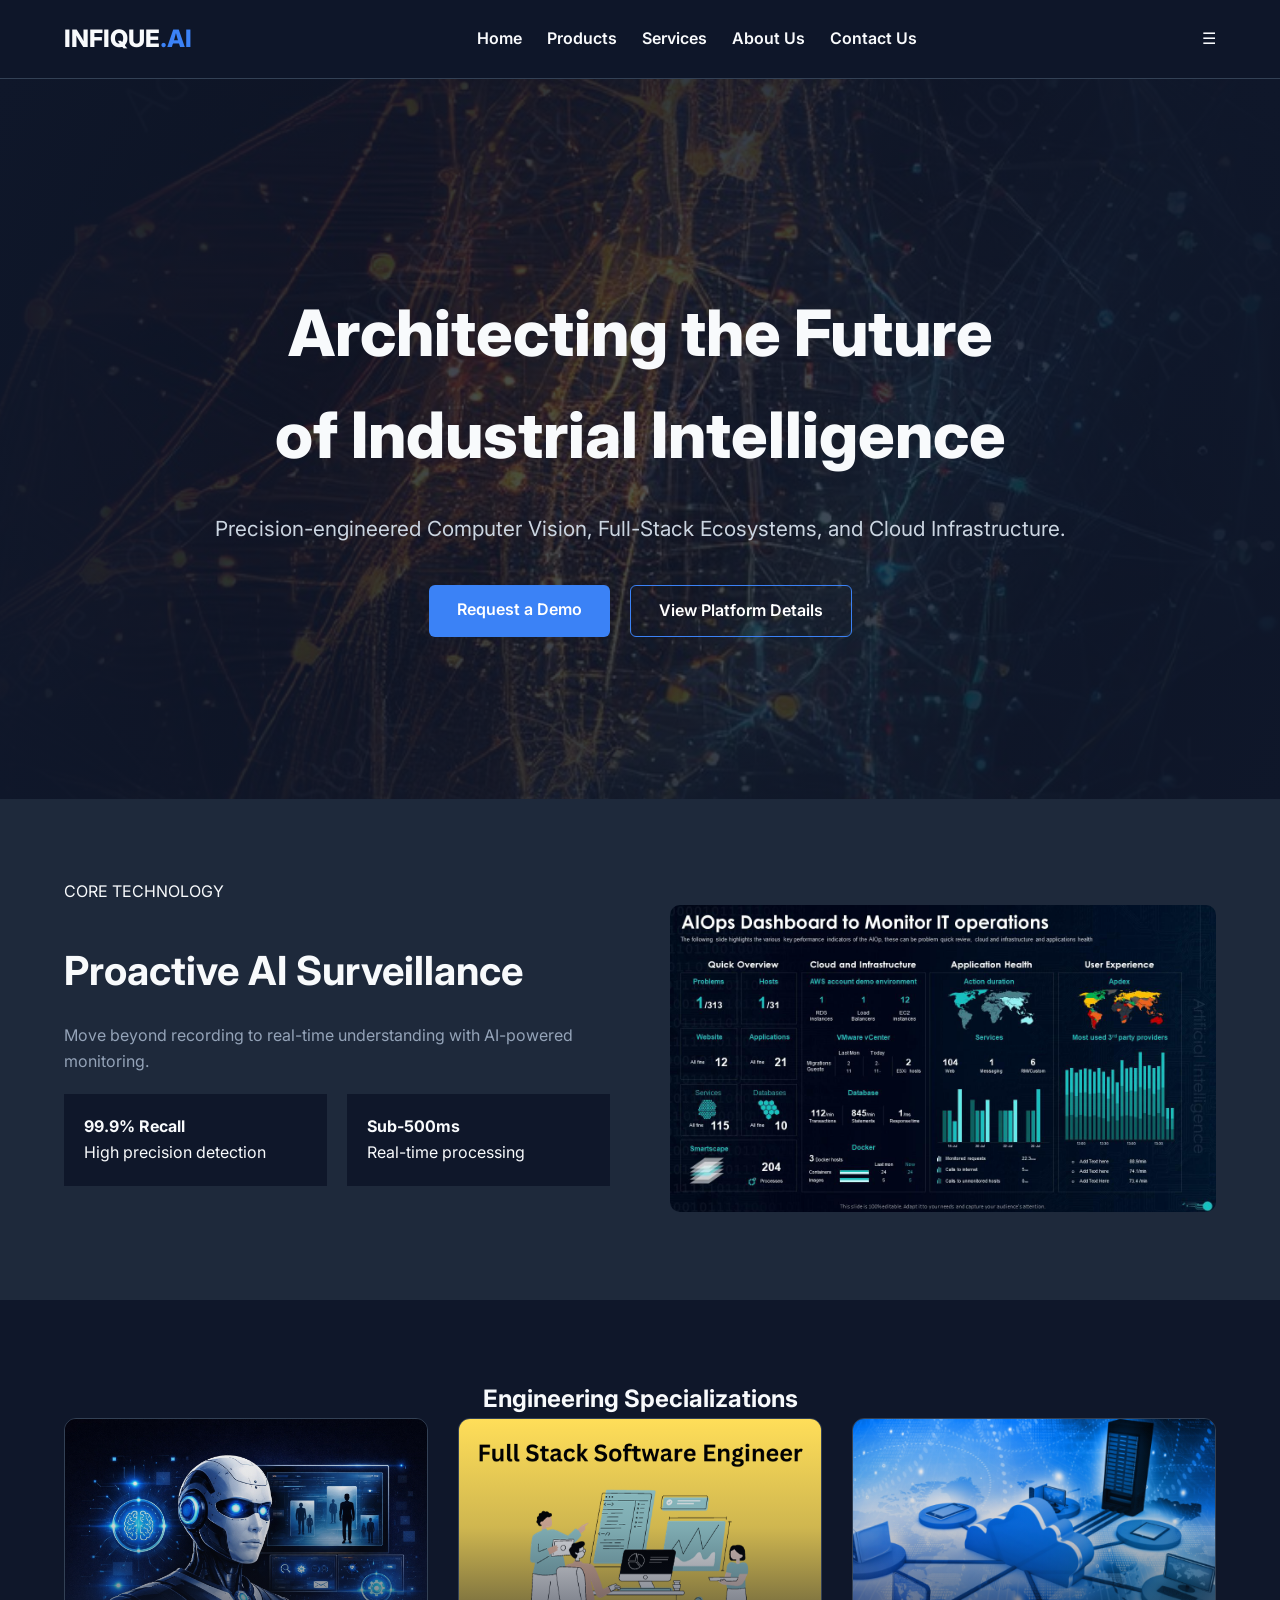
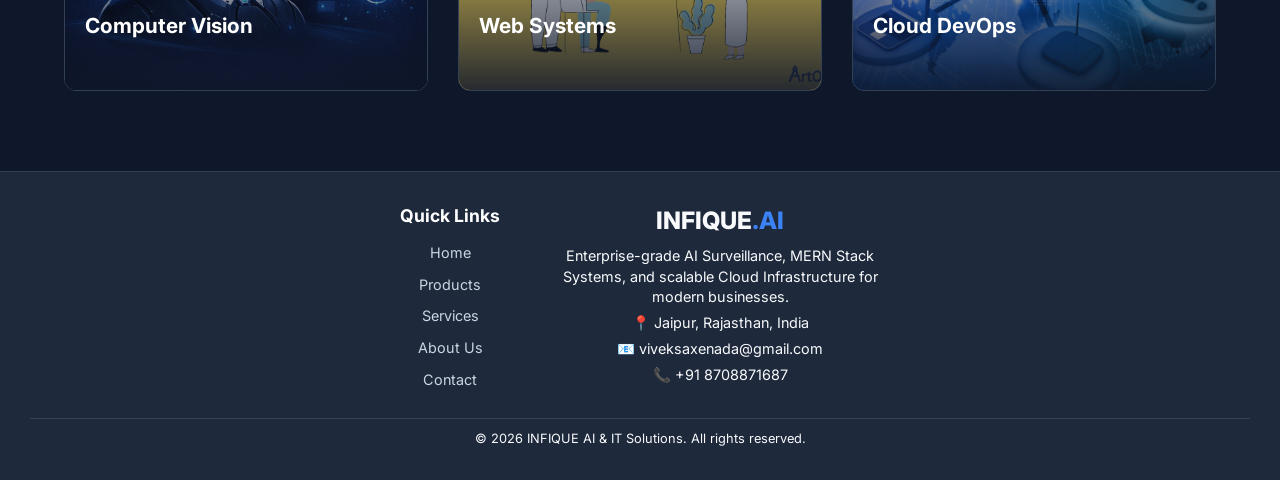
<file: index.html>
<!DOCTYPE html>
<html lang="en">
<head>
<meta charset="UTF-8">
<meta name="viewport" content="width=device-width, initial-scale=1.0">

<title>INFIQUE AI | Enterprise AI Surveillance & Engineering</title>

<link rel="stylesheet" href="style.css">

<style>
@keyframes panBackground {
  0% { background-position: 0% 50%; }
  50% { background-position: 100% 50%; }
  100% { background-position: 0% 50%; }
}

.animated-hero-section {
  position: relative;
  padding: 120px 5% 80px;
  text-align: center;
  overflow: hidden;
  min-height: 80vh;
  display: flex;
  flex-direction: column;
  justify-content: center;
  align-items: center;
}

.animated-hero-section::before {
  content: "";
  position: absolute;
  inset: 0;
  z-index: -2;
  background-image: url('images/back.jpg');
  background-size: 130%;
  background-repeat: no-repeat;
  animation: panBackground 30s linear infinite;
}

.animated-hero-section::after {
  content: "";
  position: absolute;
  inset: 0;
  z-index: -1;
  background: radial-gradient(circle, rgba(15,23,42,0.7), #0f172a);
}

/* HERO */
.hero-title {
  font-size: 4rem;
  font-weight: 800;
  margin-bottom: 25px;
}

.hero-subtext {
  max-width: 900px;
  font-size: 1.3rem;
  margin-bottom: 40px;
  color: #cbd5e1;
}

.hero-buttons {
  display: flex;
  gap: 20px;
  flex-wrap: wrap;
  justify-content: center;
}

.secondary-btn {
  background: transparent;
  border: 1px solid #3b82f6;
}

/* GRID */
.product-feature-grid {
  display: grid;
  grid-template-columns: 1fr 1fr;
  gap: 60px;
  align-items: center;
}

/* MOBILE */
@media (max-width: 768px) {

  .hero-title { font-size: 2.2rem; }

  .hero-subtext {
    font-size: 1rem;
    padding: 0 10px;
  }

  .hero-buttons {
    flex-direction: column;
    align-items: center;
  }

  .btn { width: 90%; }

  .product-feature-grid {
    grid-template-columns: 1fr;
  }

  section {
    padding: 50px 5% !important;
  }

  nav {
    flex-direction: column;
  }

  .nav-links {
    flex-direction: column;
    align-items: center;
  }
}
</style>
</head>

<body>

<header>
    <nav class="navbar">
        <a href="index.html" class="logo">INFIQUE<span>.AI</span></a>

        <ul class="nav-links" id="navLinks">
            <li><a href="index.html">Home</a></li>
            <li><a href="products.html">Products</a></li>
            <li><a href="services.html">Services</a></li>
            <li><a href="about.html">About Us</a></li>
            <li><a href="contact.html">Contact Us</a></li>
        </ul>

        <!-- Hamburger -->
        <div class="hamburger" id="hamburger">
            ☰
        </div>
    </nav>
</header>

<main>

<!-- HERO -->
<section class="animated-hero-section">
<h1 class="hero-title">
Architecting the Future <br> of Industrial Intelligence
</h1>

<p class="hero-subtext">
Precision-engineered Computer Vision, Full-Stack Ecosystems, and Cloud Infrastructure.
</p>

<div class="hero-buttons">
<a href="contact.html" class="btn">Request a Demo</a>
<a href="products.html" class="btn secondary-btn">View Platform Details</a>
</div>
</section>

<!-- CORE TECHNOLOGY -->
<section style="padding:80px 5%; background:#1e293b;">
<div class="featured-badge" style="margin:auto;">CORE TECHNOLOGY</div>

<div class="product-feature-grid">

<div>
<h2 style="font-size:2.5rem;">Proactive AI Surveillance</h2>
<p style="margin:20px 0; color:#94a3b8;">
Move beyond recording to real-time understanding with AI-powered monitoring.
</p>

<div style="display:grid; grid-template-columns:1fr 1fr; gap:20px;">
<div style="padding:20px; background:#0f172a;">
<h4>99.9% Recall</h4>
<p>High precision detection</p>
</div>

<div style="padding:20px; background:#0f172a;">
<h4>Sub-500ms</h4>
<p>Real-time processing</p>
</div>
</div>

</div>

<div>
<img src="images/ai analysis.jpeg" style="width:100%; border-radius:10px;">
</div>

</div>
</section>

<!-- ENGINEERING -->
<section style="padding:80px 5%;">
<h2 style="text-align:center;">Engineering Specializations</h2>

<div class="home-engineering-grid">

<div class="home-image-card">
<img src="images/ai3.jpeg">
<div class="home-card-overlay">
<h3>Computer Vision</h3>
<p>AI-based monitoring systems</p>
</div>
</div>

<div class="home-image-card">
<img src="images/fs.png">
<div class="home-card-overlay">
<h3>Web Systems</h3>
<p>MERN scalable apps</p>
</div>
</div>

<div class="home-image-card">
<img src="images/cloud.png">
<div class="home-card-overlay">
<h3>Cloud DevOps</h3>
<p>AWS automation pipelines</p>
</div>
</div>

</div>
</section>

</main>

<!-- FOOTER -->
<footer class="site-footer">

  <div class="footer-container">

    <!-- LEFT SIDE -->
    <div class="footer-left">
      <h3>Quick Links</h3>
      <ul>
        <li><a href="index.html">Home</a></li>
        <li><a href="products.html">Products</a></li>
        <li><a href="services.html">Services</a></li>
        <li><a href="about.html">About Us</a></li>
        <li><a href="contact.html">Contact</a></li>
      </ul>
    </div>

    <!-- RIGHT SIDE -->
    <div class="footer-right">
      <a href="index.html" class="logo">INFIQUE<span>.AI</span></a>

      <p>
        Enterprise-grade AI Surveillance, MERN Stack Systems, 
        and scalable Cloud Infrastructure for modern businesses.
      </p>

      <p>📍 Jaipur, Rajasthan, India</p>
      <p>📧 viveksaxenada@gmail.com</p>
      <p>📞 +91 8708871687</p>
    </div>

  </div>

  <div class="footer-bottom">
    <p>© 2026 INFIQUE AI & IT Solutions. All rights reserved.</p>
  </div>

</footer>


<script>
const hamburger = document.getElementById("hamburger");
const navLinks = document.getElementById("navLinks");

// Toggle menu
hamburger.addEventListener("click", () => {
    navLinks.classList.toggle("active");
});

// Close menu when clicking outside
document.addEventListener("click", (e) => {
    if (!hamburger.contains(e.target) && !navLinks.contains(e.target)) {
        navLinks.classList.remove("active");
    }
});
</script>
</body>
</html>
</file>
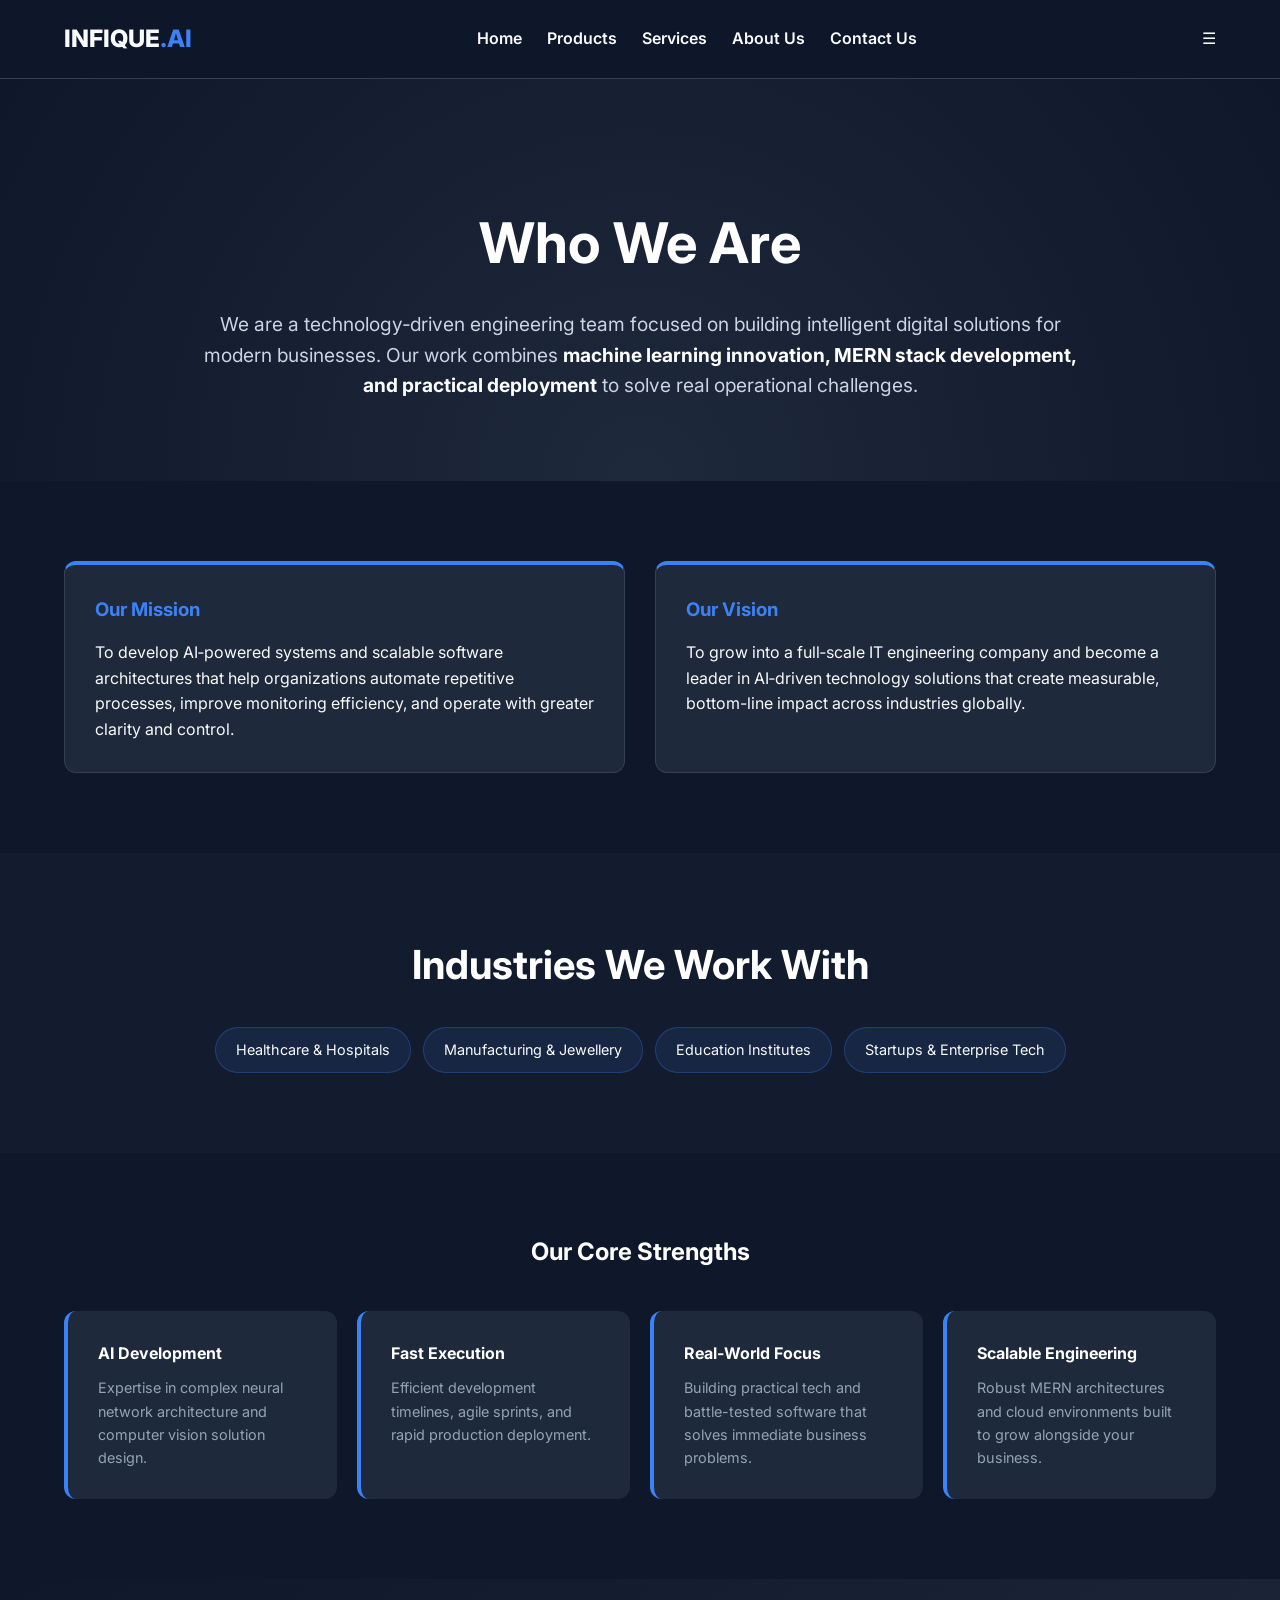
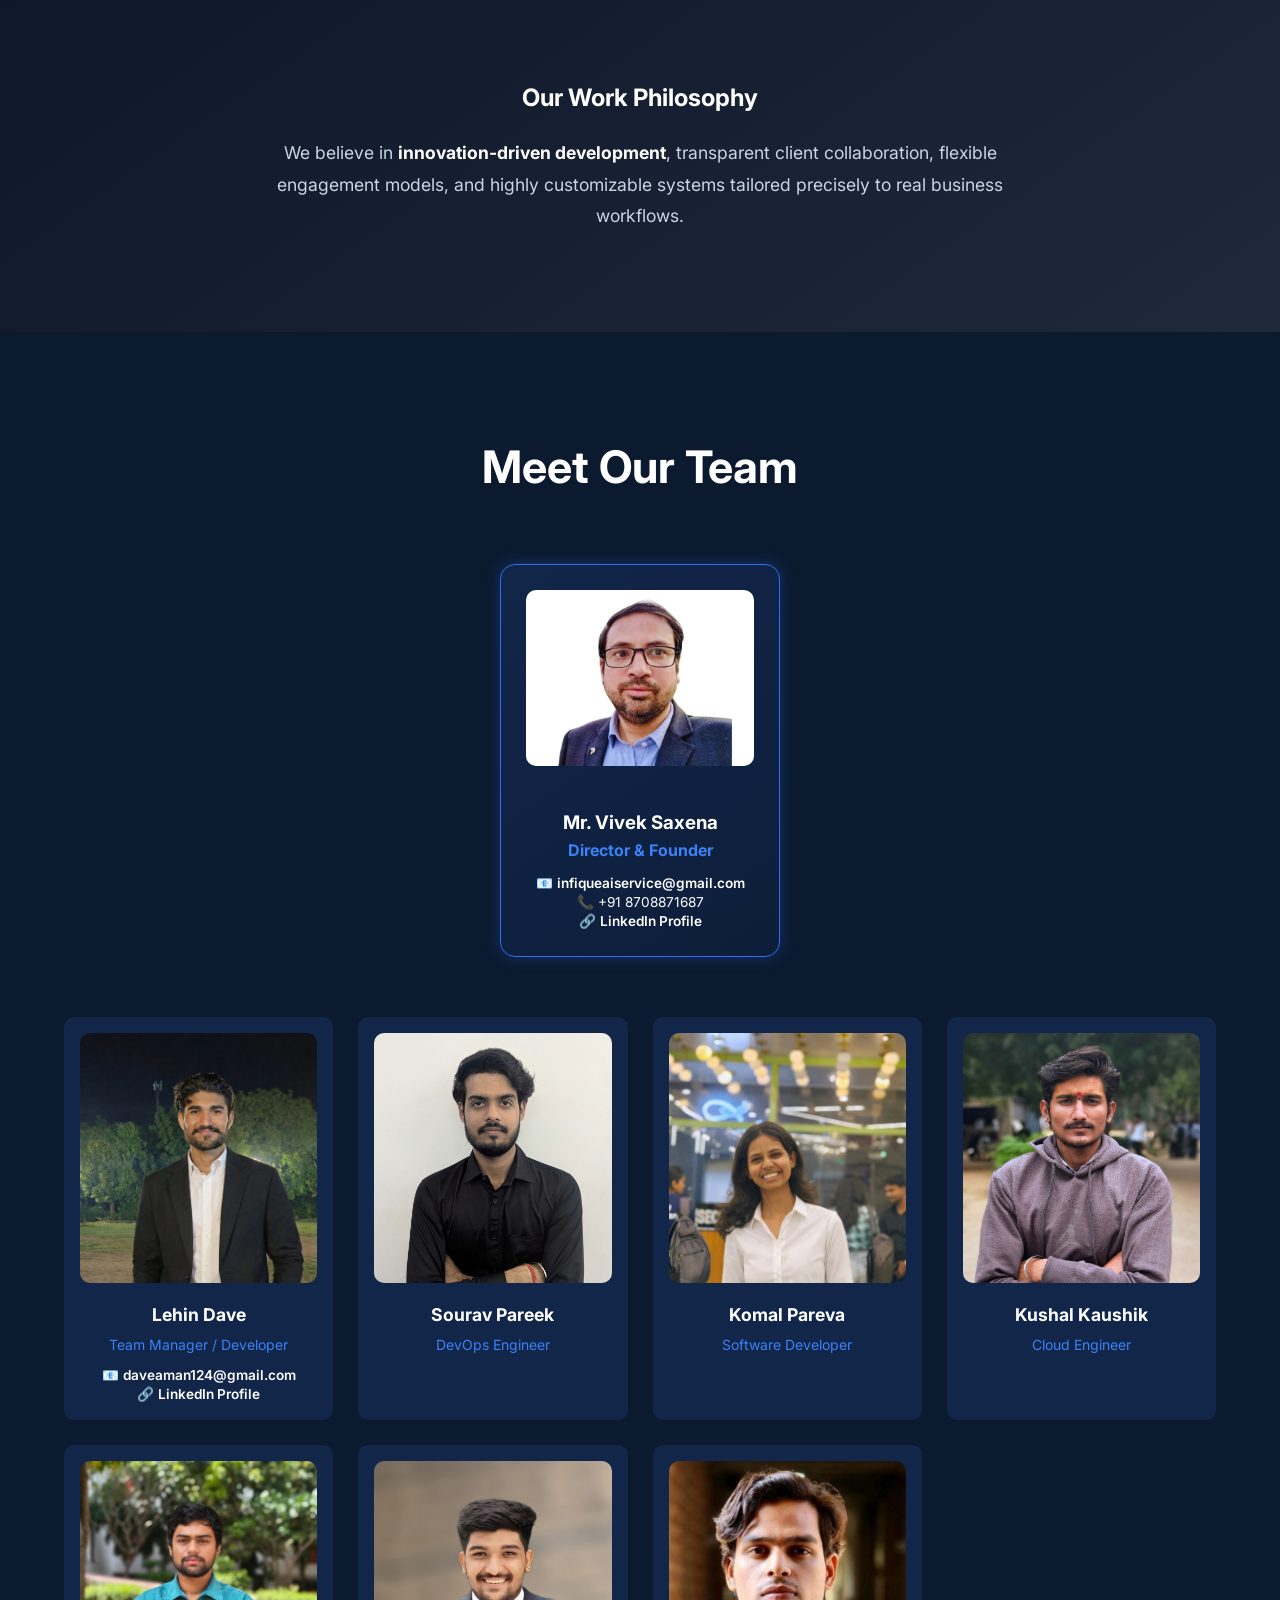
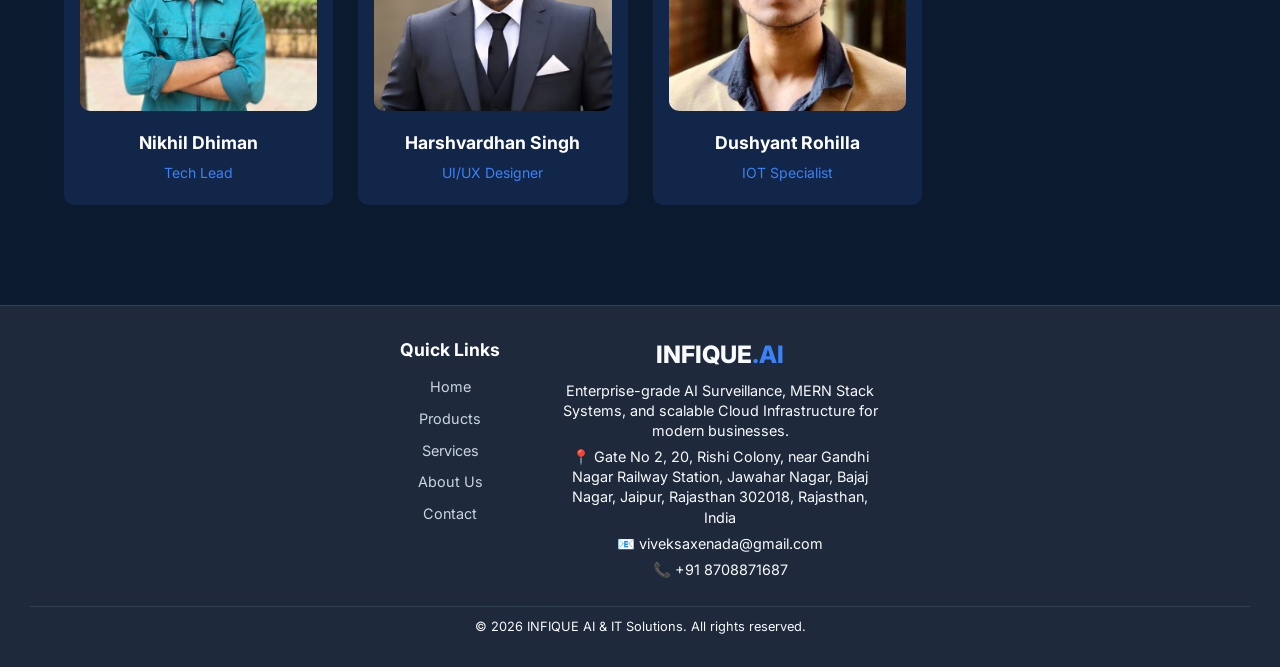
<file: about.html>
<!DOCTYPE html>
<html lang="en">
<head>
    <meta charset="UTF-8">
    <meta name="viewport" content="width=device-width, initial-scale=1.0">
    <title>About Us | INFIQUE AI Engineering Team</title>
    <meta name="description" content="Meet the technology-driven engineering team at INFIQUE AI. We specialize in AI innovation, fast execution, and practical software solutions.">
    <link rel="stylesheet" href="style.css">
    <style>
        .about-hero {
            text-align: center;
            padding: 120px 5% 80px;
            background: radial-gradient(circle at bottom, #1e293b 0%, #0f172a 100%);
        }
        .stats-grid {
            display: grid;
            grid-template-columns: repeat(auto-fit, minmax(220px, 1fr));
            gap: 20px;
            margin-top: 40px;
        }
        .stat-item {
            padding: 30px;
            background: var(--bg-card);
            border-radius: 12px;
            border-left: 4px solid var(--accent);
            transition: transform 0.3s ease;
        }
        .stat-item:hover { transform: translateY(-5px); }
        .industry-container {
            display: flex;
            flex-wrap: wrap;
            justify-content: center;
            gap: 12px;
            margin-top: 30px;
        }
        .industry-tag {
            padding: 10px 20px;
            background: rgba(59, 130, 246, 0.1);
            border: 1px solid rgba(59, 130, 246, 0.3);
            border-radius: 30px;
            font-size: 0.9rem;
            color: var(--text-main);
            transition: 0.3s;
        }
        .industry-tag:hover {
            background: var(--accent);
            border-color: var(--accent);
        }
        .team-contact-info {
            font-size: 0.85rem;
            color: var(--text-muted);
            margin-top: 10px;
            line-height: 1.4;
        }
        .social-link {
            color: white;
            text-decoration: none;
            font-weight: 600;
        }
        .social-link:hover {
            color: var(--accent);
            text-decoration: underline;
        }
    </style>
</head>
<body>
    <header>
    <nav>
        <a href="index.html" class="logo">INFIQUE<span>.AI</span></a>
        <ul class="nav-links">
            <li><a href="index.html">Home</a></li>
            <li><a href="products.html">Products</a></li>
            <li><a href="services.html">Services</a></li>
            <li><a href="about.html">About Us</a></li>
            <li><a href="contact.html">Contact Us</a></li>
        </ul>

        <!-- HAMBURGER -->
        <div class="hamburger" onclick="toggleMenu()">
            ☰
        </div>
    </nav>
</header>

    <main>
        <section class="about-hero">
            <h1 style="font-size: 3.5rem; margin-bottom: 20px; color: white;">Who We Are</h1>
            <p style="font-size: 1.2rem; max-width: 900px; margin: 0 auto; color: #cbd5e1;">We are a technology‑driven engineering team focused on building intelligent digital solutions for modern businesses. Our work combines <span style="color: white; font-weight: bold;">machine learning innovation, MERN stack development, and practical deployment</span> to solve real operational challenges.</p>
        </section>

        <section style="padding: 80px 5%;">
            <div class="grid" style="max-width: 1200px; margin: 0 auto;">
                <div class="card" style="border-top: 4px solid var(--accent);">
                    <h3 style="color: var(--accent); margin-bottom: 15px;">Our Mission</h3>
                    <p>To develop AI‑powered systems and scalable software architectures that help organizations automate repetitive processes, improve monitoring efficiency, and operate with greater clarity and control.</p>
                </div>
                <div class="card" style="border-top: 4px solid var(--accent);">
                    <h3 style="color: var(--accent); margin-bottom: 15px;">Our Vision</h3>
                    <p>To grow into a full‑scale IT engineering company and become a leader in AI‑driven technology solutions that create measurable, bottom-line impact across industries globally.</p>
                </div>
            </div>
        </section>

        <section style="padding: 80px 5%; background: #131c2e; text-align: center;">
            <h2 style="font-size: 2.5rem; color: white;">Industries We Work With</h2>
            <div class="industry-container">
                <span class="industry-tag">Healthcare & Hospitals</span>
                <span class="industry-tag">Manufacturing & Jewellery</span>
                <span class="industry-tag">Education Institutes</span>
                <span class="industry-tag">Startups & Enterprise Tech</span>
            </div>
        </section>

        <section style="padding: 80px 5%;">
            <h2 style="text-align: center; margin-bottom: 40px; color: white;">Our Core Strengths</h2>
            <div class="stats-grid" style="max-width: 1200px; margin: 0 auto;">
                <div class="stat-item">
                    <h4 style="color: white;">AI Development</h4>
                    <p style="font-size: 0.9rem; color: var(--text-muted); margin-top: 10px;">Expertise in complex neural network architecture and computer vision solution design.</p>
                </div>
                <div class="stat-item">
                    <h4 style="color: white;">Fast Execution</h4>
                    <p style="font-size: 0.9rem; color: var(--text-muted); margin-top: 10px;">Efficient development timelines, agile sprints, and rapid production deployment.</p>
                </div>
                <div class="stat-item">
                    <h4 style="color: white;">Real-World Focus</h4>
                    <p style="font-size: 0.9rem; color: var(--text-muted); margin-top: 10px;">Building practical tech and battle-tested software that solves immediate business problems.</p>
                </div>
                <div class="stat-item">
                    <h4 style="color: white;">Scalable Engineering</h4>
                    <p style="font-size: 0.9rem; color: var(--text-muted); margin-top: 10px;">Robust MERN architectures and cloud environments built to grow alongside your business.</p>
                </div>
            </div>
        </section>

        <section style="padding: 100px 5%; text-align: center; background: linear-gradient(145deg, #0f172a, #1e293b);">
            <div style="max-width: 800px; margin: 0 auto;">
                <h2 style="margin-bottom: 20px; color: white;">Our Work Philosophy</h2>
                <p style="font-size: 1.1rem; line-height: 1.8; color: #cbd5e1;">We believe in <span style="color: white; font-weight: bold;">innovation‑driven development</span>, transparent client collaboration, flexible engagement models, and highly customizable systems tailored precisely to real business workflows.</p>
            </div>
        </section>

        <section class="team-section" style="padding: 100px 5%;">
            <h2 style="text-align: center; font-size: 2.8rem; margin-bottom: 60px; color: white;">Meet Our Team</h2>
        
            <div class="director-card">
                <img src="images/member1.jpeg" alt="Vivek Saxena">
                <h3 style="margin-top: 20px; color: white;">Mr. Vivek Saxena</h3>
                <p class="post" style="color: var(--accent); font-weight: bold;">Director & Founder</p>
                <div class="team-contact-info">
                    <p style="color: white;">📧 <a href="mailto:viveksaxenada@gmail.com" class="social-link">infiqueaiservice@gmail.com</a></p>
                    <p style="color: white;">📞 +91 8708871687</p>
                    <p style="color: white;">🔗 <a href="https://www.linkedin.com/in/vivek-saxena-ds?utm_source=share&utm_campaign=share_via&utm_content=profile&utm_medium=android_app" target="_blank" class="social-link">LinkedIn Profile</a></p>
                </div>
            </div>
        
            <div class="team-grid" style="margin-top: 60px;">
                <div class="team-card">
                    <img src="images/member2.jpeg" alt="Lehin Dave">
                    <h3 style="color: white;">Lehin Dave</h3>
                    <p class="post" style="color: var(--accent);">Team Manager / Developer</p>
                    <div class="team-contact-info">
                        <p style="color: white;">📧 <a href="mailto:daveaman124@gmail.com" class="social-link">daveaman124@gmail.com</a></p>
                        <p style="color: white;">🔗 <a href="https://www.linkedin.com/in/lehin-dave-39b4ab298?utm_source=share&utm_campaign=share_via&utm_content=profile&utm_medium=android_app" target="_blank" class="social-link">LinkedIn Profile</a></p>
                    </div>
                </div>
        
                <div class="team-card">
                    <img src="images/member3.jpeg" alt="Sourav Pareek">
                    <h3 style="color: white;">Sourav Pareek</h3>
                    <p class="post" style="color: var(--accent);">DevOps Engineer</p>
                </div>
        
                <div class="team-card">
                    <img src="images/member4.jpeg" alt="Komal Pareva">
                    <h3 style="color: white;">Komal Pareva</h3>
                    <p class="post" style="color: var(--accent);">Software Developer</p>
                </div>
        
                <div class="team-card">
                    <img src="images/member5.png" alt="Kushal Kaushik">
                    <h3 style="color: white;">Kushal Kaushik</h3>
                    <p class="post" style="color: var(--accent);">Cloud Engineer</p>
                </div>
        
                <div class="team-card">
                    <img src="images/member6.jpeg" alt="Nikhil Dhiman">
                    <h3 style="color: white;">Nikhil Dhiman</h3>
                    <p class="post" style="color: var(--accent);">Tech Lead</p>
                </div>
        
                <div class="team-card">
                    <img src="images/member7.jpeg" alt="Harshvardhan Singh Rathore">
                    <h3 style="color: white;">Harshvardhan Singh</h3>
                    <p class="post" style="color: var(--accent);">UI/UX Designer</p>
                </div>
                <div class="team-card">
                    <img src="images/member8.jpeg" alt="Dushyant Rohilla">
                    <h3 style="color: white;">Dushyant Rohilla</h3>
                    <p class="post" style="color: var(--accent);">IOT Specialist</p>
                </div>
            </div>
        </section>
    </main>

    <!-- FOOTER -->
<footer class="site-footer">

  <div class="footer-container">

    <!-- LEFT SIDE -->
    <div class="footer-left">
      <h3>Quick Links</h3>
      <ul>
        <li><a href="index.html">Home</a></li>
        <li><a href="products.html">Products</a></li>
        <li><a href="services.html">Services</a></li>
        <li><a href="about.html">About Us</a></li>
        <li><a href="contact.html">Contact</a></li>
      </ul>
    </div>

    <!-- RIGHT SIDE -->
    <div class="footer-right">
      <a href="index.html" class="logo">INFIQUE<span>.AI</span></a>

      <p>
        Enterprise-grade AI Surveillance, MERN Stack Systems, 
        and scalable Cloud Infrastructure for modern businesses.
      </p>

      <p>📍 Gate No 2, 20, Rishi Colony, near Gandhi Nagar Railway Station, Jawahar Nagar, Bajaj Nagar, Jaipur, Rajasthan 302018, Rajasthan, India</p>
      <p>📧 viveksaxenada@gmail.com</p>
      <p>📞 +91 8708871687</p>
    </div>

  </div>

  <div class="footer-bottom">
    <p>© 2026 INFIQUE AI & IT Solutions. All rights reserved.</p>
  </div>

</footer>
<script>
function toggleMenu() {
    const navLinks = document.querySelector(".nav-links");
    navLinks.classList.toggle("active");
}

// Close when clicking outside
document.addEventListener("click", function(e) {
    const navLinks = document.querySelector(".nav-links");
    const hamburger = document.querySelector(".hamburger");

    if (!hamburger.contains(e.target) && !navLinks.contains(e.target)) {
        navLinks.classList.remove("active");
    }
});
</script>

</body>
</html>
</file>
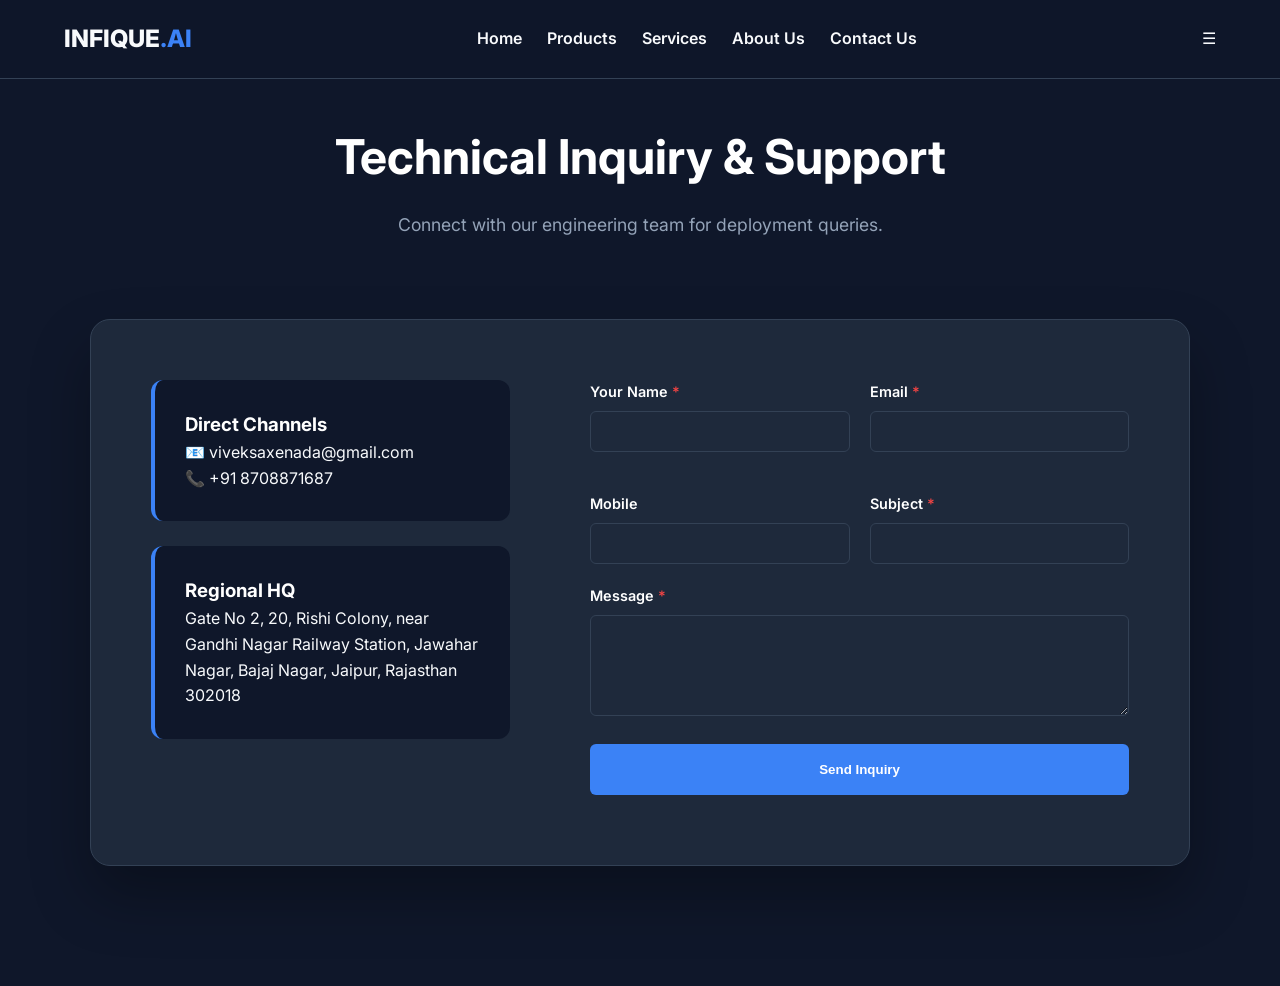
<file: contact.html>
<!DOCTYPE html>
<html lang="en">
<head>
<meta charset="UTF-8">
<meta name="viewport" content="width=device-width, initial-scale=1.0">
<title>Contact Us | INFIQUE AI Engineering</title>

<link rel="stylesheet" href="style.css">

<style>
.contact-container {
    max-width: 1100px;
    margin: 80px auto;
    padding: 60px;
    background: #1e293b;
    border-radius: 20px;
    border: 1px solid #334155;
    box-shadow: 0 30px 60px rgba(0,0,0,0.3);
}
.contact-layout {
    display: flex;
    gap: 80px;
    align-items: flex-start;
}
.contact-info-panel { flex: 1; }
.contact-form-panel { flex: 1.5; }

@media (max-width: 900px) {
    .contact-layout { flex-direction: column; gap: 50px; }
    .contact-container { margin: 40px 5%; padding: 40px 30px; }
}

.contact-header {
    text-align: center;
    margin-bottom: 60px;
}

.info-card {
    background: #0f172a;
    padding: 30px;
    border-radius: 12px;
    margin-bottom: 25px;
    border-left: 4px solid var(--accent);
}

label {
    color: white;
    display: block;
    margin-bottom: 8px;
    font-weight: 600;
    font-size: 0.9rem;
}

input, textarea {
    width: 100%;
    padding: 15px;
    background: #0f172a;
    border: 1px solid #334155;
    border-radius: 8px;
    color: white;
    margin-bottom: 25px;
}

.required-star { color: #ef4444; }

/* STATUS */
#formStatus {
    margin-top: 10px;
    font-size: 0.9rem;
}

/* SPINNER */
.spinner {
    margin-left: 10px;
}
</style>
</head>

<body>

<header>
    <nav>
        <a href="index.html" class="logo">INFIQUE<span>.AI</span></a>
        <ul class="nav-links">
            <li><a href="index.html">Home</a></li>
            <li><a href="products.html">Products</a></li>
            <li><a href="services.html">Services</a></li>
            <li><a href="about.html">About Us</a></li>
            <li><a href="contact.html">Contact Us</a></li>
        </ul>

        <!-- HAMBURGER -->
        <div class="hamburger" onclick="toggleMenu()">
            ☰
        </div>
    </nav>
</header>

<main style="padding: 40px 5%;">

<div class="contact-header">
<h1 style="font-size: 3rem; color: white; margin-bottom: 15px;">Technical Inquiry & Support</h1>
<p style="color: var(--text-muted); font-size: 1.1rem; max-width: 700px; margin: 0 auto;">
Connect with our engineering team for deployment queries.
</p>
</div>

<div class="contact-container">

<div class="contact-layout">

<!-- LEFT -->
<div class="contact-info-panel">

<div class="info-card">
<h3 style="color: white;">Direct Channels</h3>
<p>📧 viveksaxenada@gmail.com</p>
<p>📞 +91 8708871687</p>
</div>

<div class="info-card">
<h3 style="color: white;">Regional HQ</h3>
<p>Gate No 2, 20, Rishi Colony, near Gandhi Nagar Railway Station, Jawahar Nagar, Bajaj Nagar, Jaipur, Rajasthan 302018</p>
</div>

</div>

<!-- RIGHT -->
<div class="contact-form-panel">

<form id="demoForm" novalidate>

<div style="display: grid; grid-template-columns: 1fr 1fr; gap: 20px;">

<div>
<label>Your Name <span class="required-star">*</span></label>
<input type="text" name="name" required>
</div>

<div>
<label>Email <span class="required-star">*</span></label>
<input type="email" name="email" required>
</div>

<div>
<label>Mobile</label>
<input type="tel" name="mobile">
</div>

<div>
<label>Subject <span class="required-star">*</span></label>
<input type="text" name="subject" required>
</div>

</div>

<label>Message <span class="required-star">*</span></label>
<textarea name="message" rows="5" required></textarea>

<button type="submit" class="btn" id="submitBtn" style="width:100%; padding:18px;">
    <span id="btnText">Send Inquiry</span>
    <span id="spinner" class="spinner" style="display:none;">⏳</span>
</button>

<p id="formStatus"></p>

</form>

</div>

</div>

</div>

</main>

<script>
document.getElementById("demoForm").addEventListener("submit", async function(e) {
    e.preventDefault();

    const btn = document.getElementById("submitBtn");
    const btnText = document.getElementById("btnText");
    const spinner = document.getElementById("spinner");
    const status = document.getElementById("formStatus");

    // VALIDATION
    const name = this.name.value.trim();
    const email = this.email.value.trim();
    const subject = this.subject.value.trim();
    const message = this.message.value.trim();

    if (!name || !email || !subject || !message) {
        status.innerText = "❌ Please fill all required fields";
        status.style.color = "red";
        return;
    }

    // LOADING
    btn.disabled = true;
    btnText.innerText = "Sending";
    spinner.style.display = "inline";

    const formData = new FormData(this);

    try {
        let res = await fetch("https://infique-backend.onrender.com/submit", {
            method: "POST",
            body: formData
        });

        if (!res.ok) {
            status.innerText = "⏳ Server waking up...";
            status.style.color = "orange";

            await new Promise(r => setTimeout(r, 5000));

            res = await fetch("https://infique-backend.onrender.com/submit", {
                method: "POST",
                body: formData
            });
        }

        const data = await res.json();

        if (data.status === "success") {
            status.innerText = "✅ Inquiry sent successfully!";
            status.style.color = "lightgreen";
            this.reset();
        } else {
            status.innerText = "❌ Server error";
            status.style.color = "red";
        }

    } catch (err) {
        status.innerText = "⚠️ Network error";
        status.style.color = "orange";
    }

    btn.disabled = false;
    btnText.innerText = "Send Inquiry";
    spinner.style.display = "none";
});
</script>
<script>
function toggleMenu() {
    const navLinks = document.querySelector(".nav-links");
    navLinks.classList.toggle("active");
}

// Close when clicking outside
document.addEventListener("click", function(e) {
    const navLinks = document.querySelector(".nav-links");
    const hamburger = document.querySelector(".hamburger");

    if (!hamburger.contains(e.target) && !navLinks.contains(e.target)) {
        navLinks.classList.remove("active");
    }
});
</script>
</body>
</html>
</file>
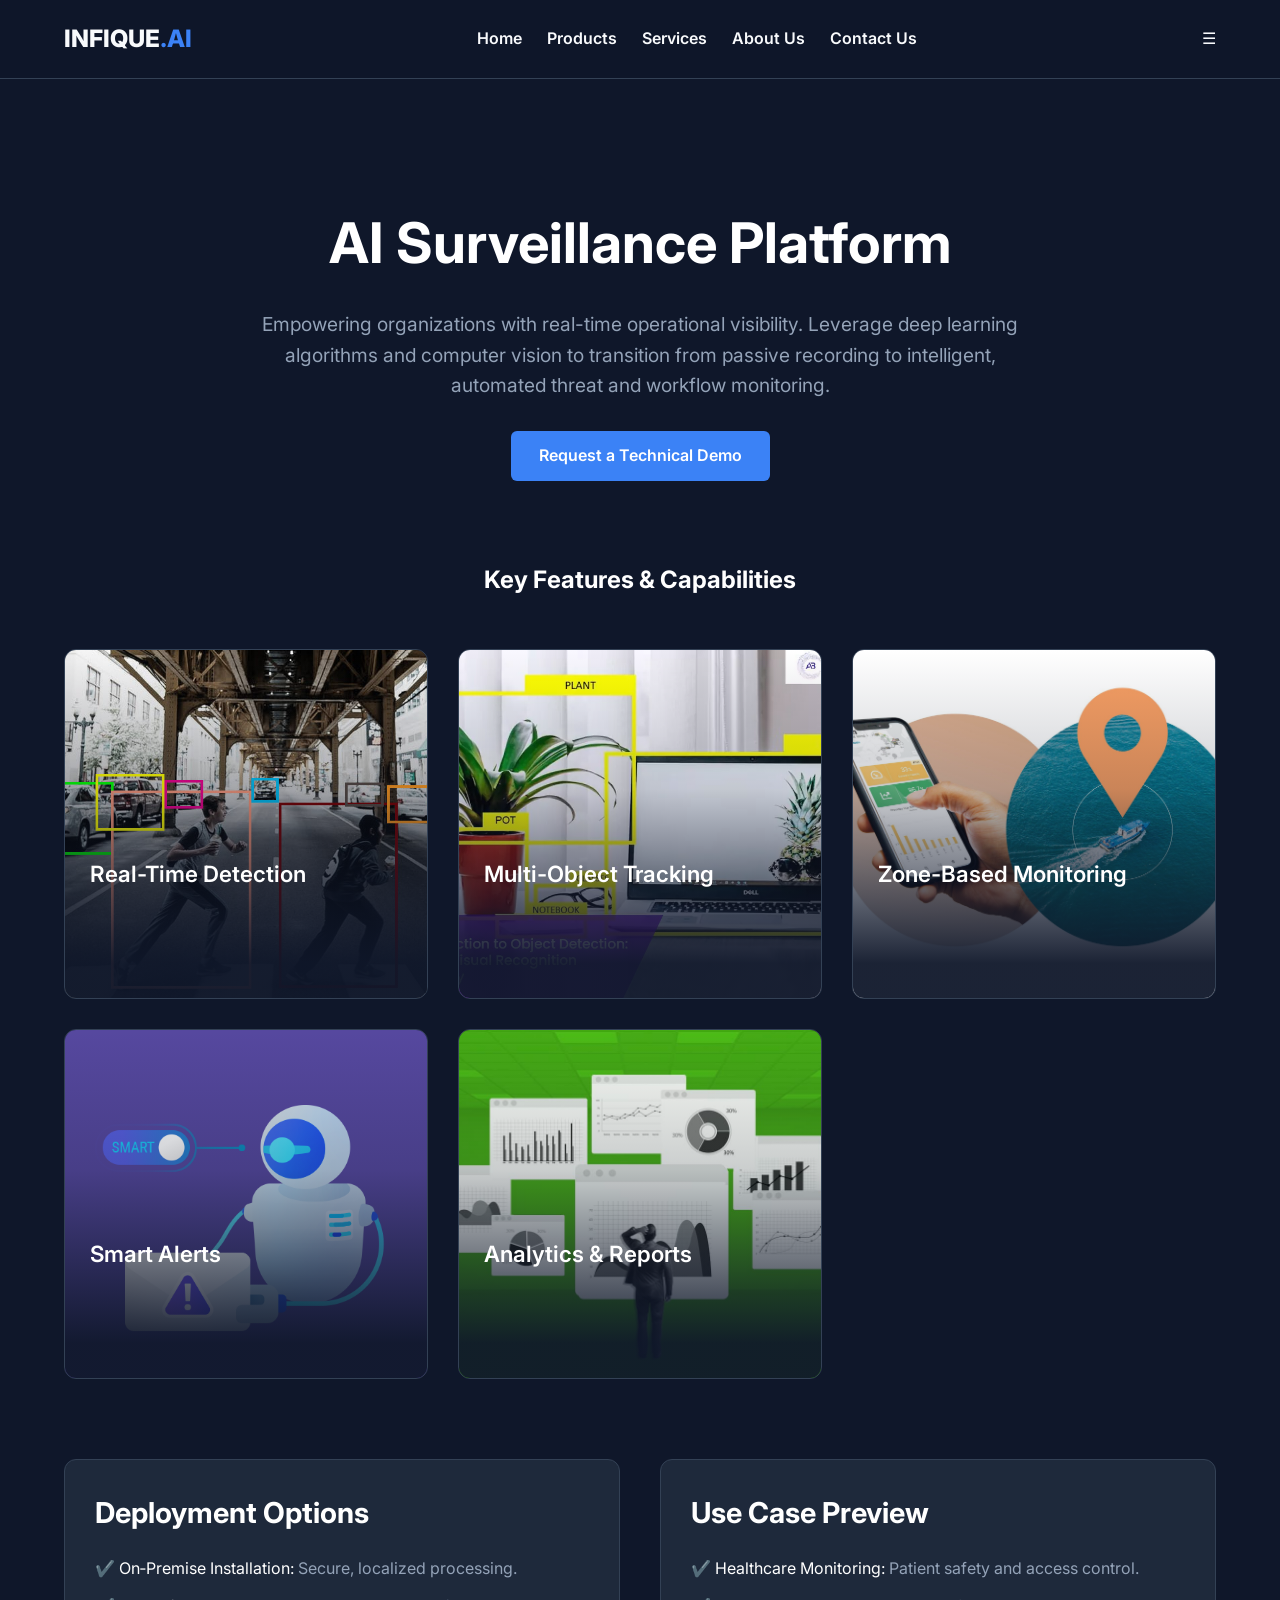
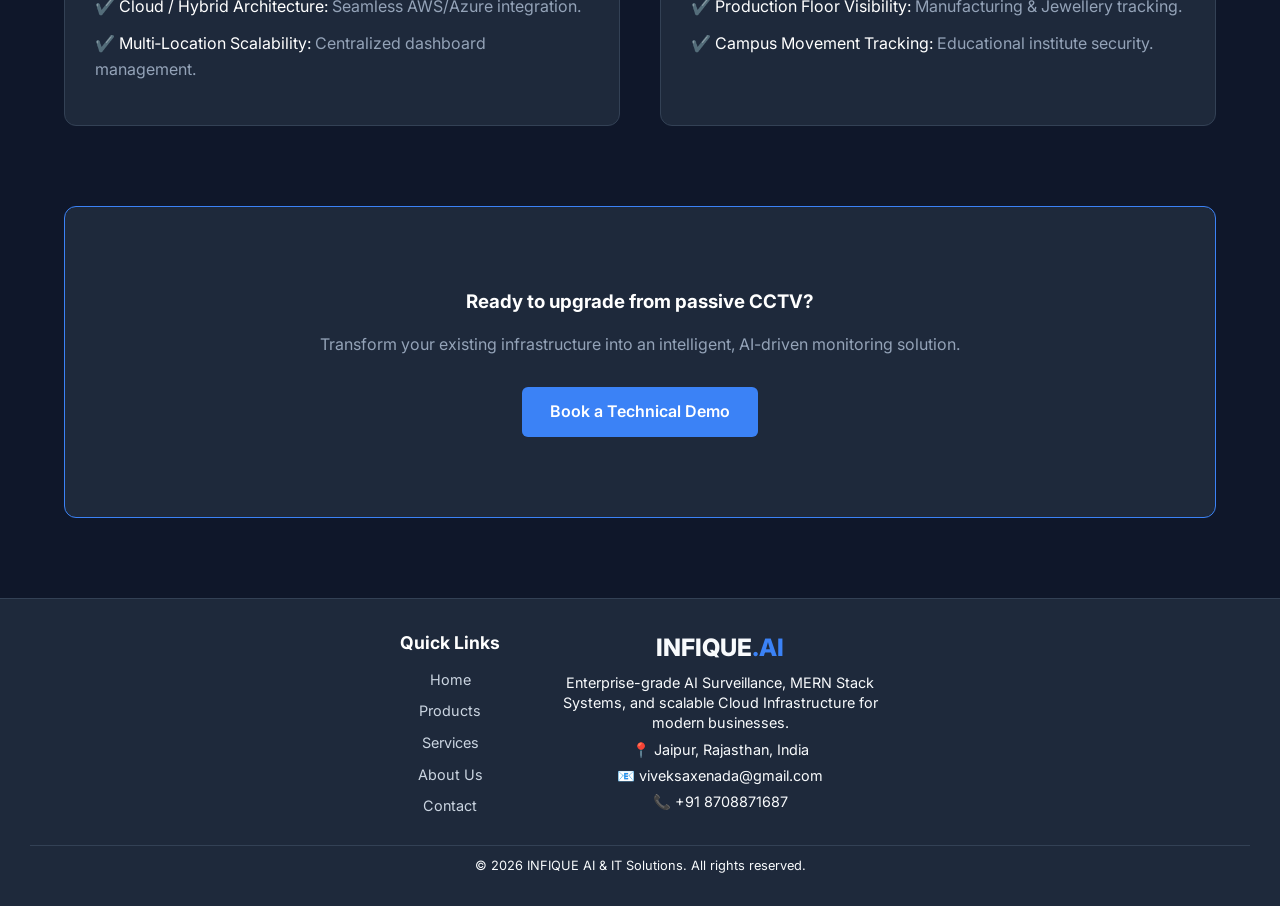
<file: products.html>
<!DOCTYPE html>
<html lang="en">
<head>
    <meta charset="UTF-8">
    <meta name="viewport" content="width=device-width, initial-scale=1.0">
    <title>AI Surveillance Platform & Enterprise Products | INFIQUE AI</title>
    <meta name="description" content="Transform traditional CCTV into intelligent monitoring with our AI Surveillance Platform featuring real-time detection, tracking, and automated alerts.">
    <link rel="stylesheet" href="style.css">
</head>
<body>
    <header>
    <nav>
        <a href="index.html" class="logo">INFIQUE<span>.AI</span></a>
        <ul class="nav-links">
            <li><a href="index.html">Home</a></li>
            <li><a href="products.html">Products</a></li>
            <li><a href="services.html">Services</a></li>
            <li><a href="about.html">About Us</a></li>
            <li><a href="contact.html">Contact Us</a></li>
        </ul>

        <!-- HAMBURGER -->
        <div class="hamburger" onclick="toggleMenu()">
            ☰
        </div>
    </nav>
</header>

    <main style="padding: 0 5%;">
        <section class="hero-product" style="text-align: center; padding: 120px 0 80px;">
            <h1 style="font-size: 3.5rem; margin-bottom: 20px; color: white;">AI Surveillance Platform</h1>
            <p style="max-width: 800px; margin: 0 auto 30px; font-size: 1.2rem; color: var(--text-muted);">Empowering organizations with real-time operational visibility. Leverage deep learning algorithms and computer vision to transition from passive recording to intelligent, automated threat and workflow monitoring.</p>
            <a href="contact.html" class="btn">Request a Technical Demo</a>
        </section>

        <section style="margin-bottom: 80px;">
            <h2 style="text-align: center; margin-bottom: 50px; color: white;">Key Features & Capabilities</h2>
            
            <div class="product-feature-grid">
                
                <div class="product-feature-card">
                    <img src="images/real time.jpeg" alt="Real-Time Computer Vision Detection">
                    <div class="product-feature-overlay">
                        <h3>Real-Time Detection</h3>
                        <p>Instant sub-second identification of people and movement across all active camera zones, ensuring zero latency.</p>
                    </div>
                </div>

                <div class="product-feature-card">
                    <img src="images/multi object.webp" alt="Multi-Object Tracking Algorithm">
                    <div class="product-feature-overlay">
                        <h3>Multi-Object Tracking</h3>
                        <p>Consistent tracking across multiple frames, handling occlusions and complex, high-traffic environment areas flawlessly.</p>
                    </div>
                </div>

                <div class="product-feature-card">
                    <img src="images/track.jpeg" alt="Zone-Based Security Monitoring">
                    <div class="product-feature-overlay">
                        <h3>Zone-Based Monitoring</h3>
                        <p>Define custom polygon rules for restricted areas, safety perimeters, and specialized workflow tracking logic.</p>
                    </div>
                </div>

                <div class="product-feature-card">
                    <img src="images/alert.png" alt="Smart Automated Alerts Integration">
                    <div class="product-feature-overlay">
                        <h3>Smart Alerts</h3>
                        <p>Automated notifications for intrusion or unusual activity delivered instantly via integrated API channels.</p>
                    </div>
                </div>

                <div class="product-feature-card">
                    <img src="images/report.jpeg" alt="Surveillance Data Analytics & Reports">
                    <div class="product-feature-overlay">
                        <h3>Analytics & Reports</h3>
                        <p>Generate actionable business intelligence and compliance insights from historical surveillance logs and events.</p>
                    </div>
                </div>

            </div>
        </section>

        <div style="display: grid; grid-template-columns: repeat(auto-fit, minmax(300px, 1fr)); gap: 40px; margin-bottom: 80px;">
            <section class="card">
                <h2 style="font-size: 1.8rem; margin-bottom: 20px; color: white;">Deployment Options</h2>
                <ul style="color: var(--text-muted); list-style: none;">
                    <li style="margin-bottom: 12px;">✔️ <span style="color: white;">On‑Premise Installation:</span> Secure, localized processing.</li>
                    <li style="margin-bottom: 12px;">✔️ <span style="color: white;">Cloud / Hybrid Architecture:</span> Seamless AWS/Azure integration.</li>
                    <li style="margin-bottom: 12px;">✔️ <span style="color: white;">Multi‑Location Scalability:</span> Centralized dashboard management.</li>
                </ul>
            </section>
            <section class="card">
                <h2 style="font-size: 1.8rem; margin-bottom: 20px; color: white;">Use Case Preview</h2>
                <ul style="color: var(--text-muted); list-style: none;">
                    <li style="margin-bottom: 12px;">✔️ <span style="color: white;">Healthcare Monitoring:</span> Patient safety and access control.</li>
                    <li style="margin-bottom: 12px;">✔️ <span style="color: white;">Production Floor Visibility:</span> Manufacturing & Jewellery tracking.</li>
                    <li style="margin-bottom: 12px;">✔️ <span style="color: white;">Campus Movement Tracking:</span> Educational institute security.</li>
                </ul>
            </section>
        </div>

        <section style="text-align: center; background-color: var(--bg-card); padding: 80px 50px; border-radius: 12px; border: 1px solid var(--accent); margin-bottom: 80px;">
            <h3 style="color: white;">Ready to upgrade from passive CCTV?</h3>
            <p style="margin: 15px 0 30px; color: var(--text-muted);">Transform your existing infrastructure into an intelligent, AI-driven monitoring solution.</p>
            <a href="contact.html" class="btn">Book a Technical Demo</a>
        </section>
    </main>

   <!-- FOOTER -->
<footer class="site-footer">

  <div class="footer-container">

    <!-- LEFT SIDE -->
    <div class="footer-left">
      <h3>Quick Links</h3>
      <ul>
        <li><a href="index.html">Home</a></li>
        <li><a href="products.html">Products</a></li>
        <li><a href="services.html">Services</a></li>
        <li><a href="about.html">About Us</a></li>
        <li><a href="contact.html">Contact</a></li>
      </ul>
    </div>

    <!-- RIGHT SIDE -->
    <div class="footer-right">
      <a href="index.html" class="logo">INFIQUE<span>.AI</span></a>

      <p>
        Enterprise-grade AI Surveillance, MERN Stack Systems, 
        and scalable Cloud Infrastructure for modern businesses.
      </p>

      <p>📍 Jaipur, Rajasthan, India</p>
      <p>📧 viveksaxenada@gmail.com</p>
      <p>📞 +91 8708871687</p>
    </div>

  </div>

  <div class="footer-bottom">
    <p>© 2026 INFIQUE AI & IT Solutions. All rights reserved.</p>
  </div>

</footer>
<script>
function toggleMenu() {
    const navLinks = document.querySelector(".nav-links");
    navLinks.classList.toggle("active");
}

// Close when clicking outside
document.addEventListener("click", function(e) {
    const navLinks = document.querySelector(".nav-links");
    const hamburger = document.querySelector(".hamburger");

    if (!hamburger.contains(e.target) && !navLinks.contains(e.target)) {
        navLinks.classList.remove("active");
    }
});
</script>
</body>
</html>
</file>
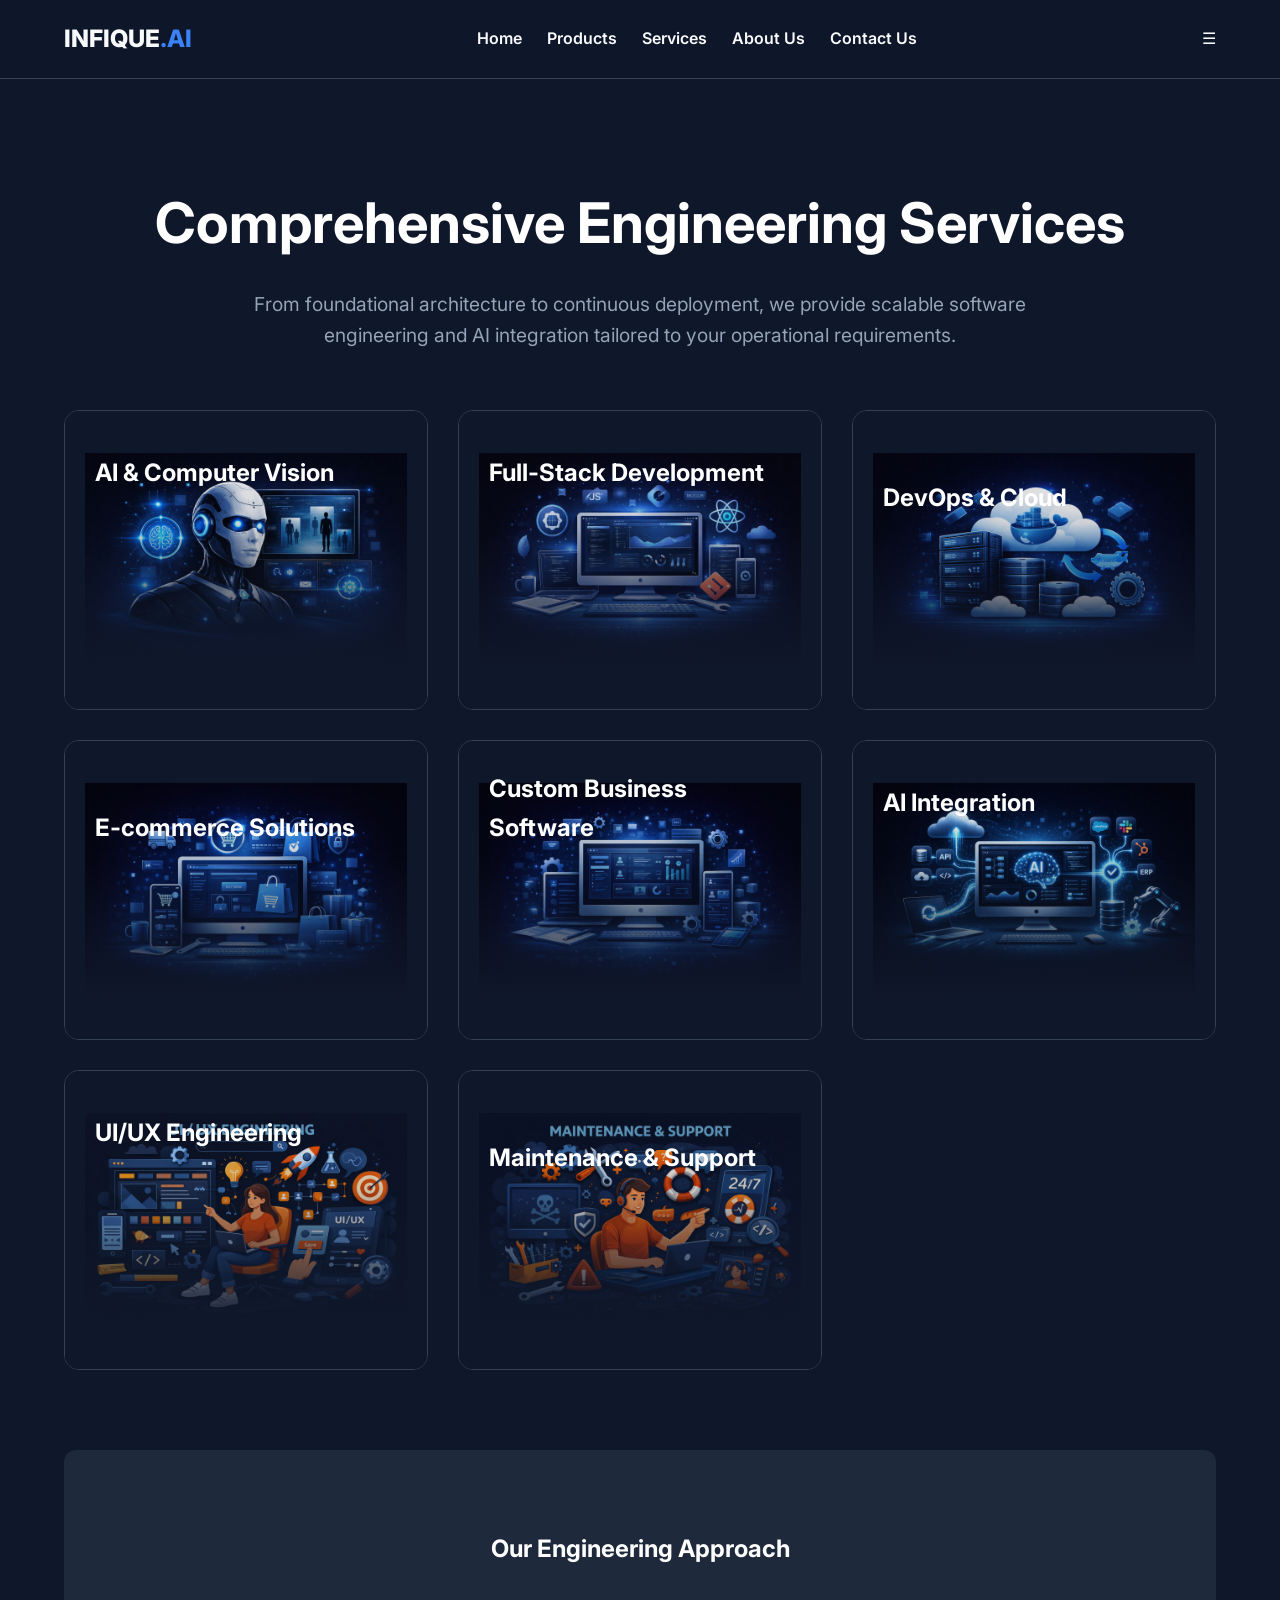
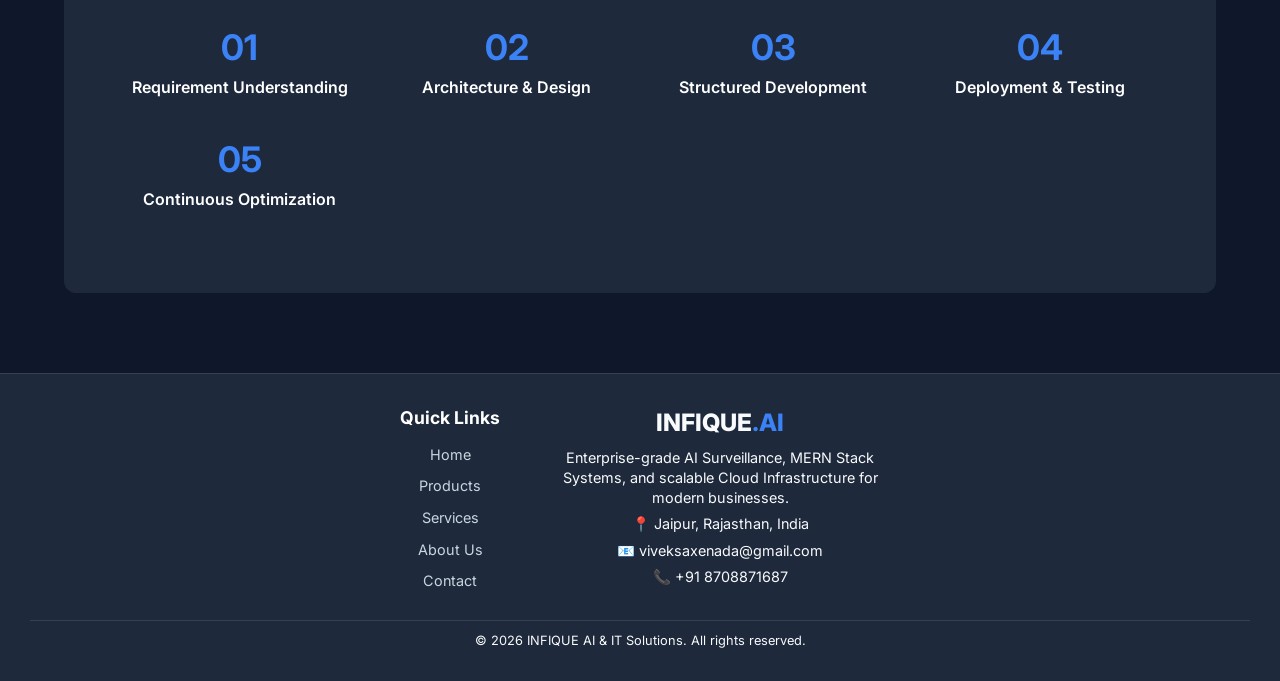
<file: services.html>
<!DOCTYPE html>
<html lang="en">
<head>
    <meta charset="UTF-8">
    <meta name="viewport" content="width=device-width, initial-scale=1.0">
    <title>Engineering & AI Services | INFIQUE AI Solutions</title>
    <meta name="description" content="Comprehensive AI and IT services including Computer Vision, MERN Stack Development, DevOps, and Custom Enterprise Software.">
    <link rel="stylesheet" href="style.css">
</head>
<body>
    <header>
    <nav>
        <a href="index.html" class="logo">INFIQUE<span>.AI</span></a>
        <ul class="nav-links">
            <li><a href="index.html">Home</a></li>
            <li><a href="products.html">Products</a></li>
            <li><a href="services.html">Services</a></li>
            <li><a href="about.html">About Us</a></li>
            <li><a href="contact.html">Contact Us</a></li>
        </ul>

        <!-- HAMBURGER -->
        <div class="hamburger" onclick="toggleMenu()">
            ☰
        </div>
    </nav>
</header>

    <main style="padding: 0 5%;">
        <section style="text-align: center; padding: 100px 0 60px;">
            <h1 style="font-size: 3.5rem; margin-bottom: 20px; color: white;">Comprehensive Engineering Services</h1>
            <p style="max-width: 850px; margin: 0 auto; font-size: 1.2rem; color: var(--text-muted);">From foundational architecture to continuous deployment, we provide scalable software engineering and AI integration tailored to your operational requirements.</p>
        </section>

        <section style="margin-bottom: 80px;">
            <div class="service-feature-grid">
                
                <div class="service-feature-card">
                    <img src="images/ai3.jpeg" alt="AI & Computer Vision Integration">
                    <div class="service-feature-overlay">
                        <h3 style="color: white;">AI & Computer Vision</h3>
                        <div class="service-hover-content">
                            <p style="color: white; font-weight: bold;">Intelligent visual monitoring and automation.</p>
                            <ul>
                                <li>AI Surveillance Systems</li>
                                <li>Object Detection & Tracking</li>
                                <li>Video Analytics Integration</li>
                                <li>Smart Alert Automation</li>
                            </ul>
                        </div>
                    </div>
                </div>

                <div class="service-feature-card">
                    <img src="images/full2.jpeg" alt="Full-Stack Web Application Development">
                    <div class="service-feature-overlay">
                        <h3 style="color: white;">Full-Stack Development</h3>
                        <div class="service-hover-content">
                            <p style="color: white; font-weight: bold;">Modern platforms engineered for performance.</p>
                            <ul>
                                <li>MERN Stack Applications</li>
                                <li>SaaS Platforms & Dashboards</li>
                                <li>REST API Development</li>
                                <li>Authentication Systems</li>
                            </ul>
                        </div>
                    </div>
                </div>

                <div class="service-feature-card">
                    <img src="images/dev2.jpeg" alt="Cloud Infrastructure & DevOps">
                    <div class="service-feature-overlay">
                        <h3 style="color: white;">DevOps & Cloud</h3>
                        <div class="service-hover-content">
                            <p style="color: white; font-weight: bold;">Reliable infrastructure and deployment.</p>
                            <ul>
                                <li>CI/CD Pipeline Setup</li>
                                <li>AWS / Azure / GCP Deployment</li>
                                <li>Docker & Containerization</li>
                                <li>Server Scaling & Monitoring</li>
                            </ul>
                        </div>
                    </div>
                </div>

                <div class="service-feature-card">
                    <img src="images/e2.jpeg" alt="E-commerce Architecture Solutions">
                    <div class="service-feature-overlay">
                        <h3 style="color: white;">E-commerce Solutions</h3>
                        <div class="service-hover-content">
                            <p style="color: white; font-weight: bold;">Efficient digital store development.</p>
                            <ul>
                                <li>Shopify & Custom Setup</li>
                                <li>Dropshipping Automation</li>
                                <li>Payment Gateway Integration</li>
                                <li>Conversion Optimization</li>
                            </ul>
                        </div>
                    </div>
                </div>

                <div class="service-feature-card">
                    <img src="images/custem2.jpeg" alt="Custom Enterprise Business Software">
                    <div class="service-feature-overlay">
                        <h3 style="color: white;">Custom Business Software</h3>
                        <div class="service-hover-content">
                            <p style="color: white; font-weight: bold;">Tailored systems for unique workflows.</p>
                            <ul>
                                <li>Workflow Automation</li>
                                <li>Internal Tools Development</li>
                                <li>Inventory & Tracking Systems</li>
                                <li>Role-Based Access Platforms</li>
                            </ul>
                        </div>
                    </div>
                </div>

                <div class="service-feature-card">
                    <img src="images/auto2.jpeg" alt="Machine Learning & AI Integration">
                    <div class="service-feature-overlay">
                        <h3 style="color: white;">AI Integration</h3>
                        <div class="service-hover-content">
                            <p style="color: white; font-weight: bold;">Embedding intelligence into existing systems.</p>
                            <ul>
                                <li>Chatbot Integration</li>
                                <li>Recommendation Engines</li>
                                <li>Data Analytics Dashboards</li>
                                <li>AI API Integration</li>
                            </ul>
                        </div>
                    </div>
                </div>

                <div class="service-feature-card">
                    <img src="images/ux2.jpeg" alt="Technical UI/UX Engineering">
                    <div class="service-feature-overlay">
                        <h3 style="color: white;">UI/UX Engineering</h3>
                        <div class="service-hover-content">
                            <p style="color: white; font-weight: bold;">Responsive interfaces designed for clarity.</p>
                            <ul>
                                <li>Responsive UI Development</li>
                                <li>Design System Implementation</li>
                                <li>Landing Page Engineering</li>
                                <li>Animation & Interaction</li>
                            </ul>
                        </div>
                    </div>
                </div>

                <div class="service-feature-card">
                    <img src="images/maintain2.jpeg" alt="IT Maintenance & Technical Support">
                    <div class="service-feature-overlay">
                        <h3 style="color: white;">Maintenance & Support</h3>
                        <div class="service-hover-content">
                            <p style="color: white; font-weight: bold;">Stability and continuous optimization.</p>
                            <ul>
                                <li>Application Maintenance</li>
                                <li>Bug Fixing & Performance Audits</li>
                                <li>Feature Enhancements</li>
                                <li>Security Improvements</li>
                            </ul>
                        </div>
                    </div>
                </div>

            </div>
        </section>

        <section style="margin-bottom: 80px; padding: 80px 5%; background-color: var(--bg-card); border-radius: 12px; text-align: center;">
            <h2 style="margin-bottom: 50px; color: white;">Our Engineering Approach</h2>
            <div style="display: grid; grid-template-columns: repeat(auto-fit, minmax(200px, 1fr)); gap: 30px;">
                <div><h3 style="color: var(--accent); font-size: 2.2rem;">01</h3><p style="font-weight: 600; color: white;">Requirement Understanding</p></div>
                <div><h3 style="color: var(--accent); font-size: 2.2rem;">02</h3><p style="font-weight: 600; color: white;">Architecture & Design</p></div>
                <div><h3 style="color: var(--accent); font-size: 2.2rem;">03</h3><p style="font-weight: 600; color: white;">Structured Development</p></div>
                <div><h3 style="color: var(--accent); font-size: 2.2rem;">04</h3><p style="font-weight: 600; color: white;">Deployment & Testing</p></div>
                <div><h3 style="color: var(--accent); font-size: 2.2rem;">05</h3><p style="font-weight: 600; color: white;">Continuous Optimization</p></div>
            </div>
        </section>
    </main>

   <!-- FOOTER -->
<footer class="site-footer">

  <div class="footer-container">

    <!-- LEFT SIDE -->
    <div class="footer-left">
      <h3>Quick Links</h3>
      <ul>
        <li><a href="index.html">Home</a></li>
        <li><a href="products.html">Products</a></li>
        <li><a href="services.html">Services</a></li>
        <li><a href="about.html">About Us</a></li>
        <li><a href="contact.html">Contact</a></li>
      </ul>
    </div>

    <!-- RIGHT SIDE -->
    <div class="footer-right">
      <a href="index.html" class="logo">INFIQUE<span>.AI</span></a>

      <p>
        Enterprise-grade AI Surveillance, MERN Stack Systems, 
        and scalable Cloud Infrastructure for modern businesses.
      </p>

      <p>📍 Jaipur, Rajasthan, India</p>
      <p>📧 viveksaxenada@gmail.com</p>
      <p>📞 +91 8708871687</p>
    </div>

  </div>

  <div class="footer-bottom">
    <p>© 2026 INFIQUE AI & IT Solutions. All rights reserved.</p>
  </div>

</footer>
<script>
function toggleMenu() {
    const navLinks = document.querySelector(".nav-links");
    navLinks.classList.toggle("active");
}

// Close when clicking outside
document.addEventListener("click", function(e) {
    const navLinks = document.querySelector(".nav-links");
    const hamburger = document.querySelector(".hamburger");

    if (!hamburger.contains(e.target) && !navLinks.contains(e.target)) {
        navLinks.classList.remove("active");
    }
});
</script>
</body>
</html>
</file>
<file: style.css>
/* --- 1. GLOBAL SETTINGS --- */
@import url('https://fonts.googleapis.com/css2?family=Inter:wght@300;400;600;800&display=swap');

:root {
    --bg-dark: #0f172a;      
    --bg-card: #1e293b;      
    --accent: #3b82f6;       
    --accent-hover: #2563eb;
    --text-main: #f8fafc;
    --text-muted: #94a3b8;
}

* { margin: 0; padding: 0; box-sizing: border-box; }

body {
    font-family: 'Inter', sans-serif;
    background-color: var(--bg-dark);
    color: var(--text-main);
    line-height: 1.6;
    display: flex;
    flex-direction: column;
    min-height: 100vh;
}

header {
    background-color: rgba(15, 23, 42, 0.95);
    border-bottom: 1px solid #334155;
    padding: 20px 5%;
    position: sticky;
    top: 0;
    z-index: 100;
}
nav { display: flex; justify-content: space-between; align-items: center; max-width: 1200px; margin: 0 auto; }
.logo { font-size: 1.5rem; font-weight: 800; color: var(--text-main); text-decoration: none; }
.logo span { color: var(--accent); }
.nav-links { list-style: none; display: flex; gap: 25px; }
.nav-links a { color: var(--text-main); text-decoration: none; font-weight: 600; transition: 0.3s; }
.nav-links a:hover, .nav-links a.active { color: var(--accent); }

/* --- 2. HOME PAGE ONLY (Engineering Cards) --- */
.home-engineering-grid {
    display: grid;
    grid-template-columns: repeat(auto-fit, minmax(300px, 1fr));
    gap: 30px;
    max-width: 1200px;
    margin: 0 auto;
}

.home-image-card {
    position: relative;
    border-radius: 12px;
    overflow: hidden; 
    aspect-ratio: 4/3; 
    border: 1px solid #334155;
    background-color: var(--bg-card);
}

.home-image-card img {
    width: 100%;
    height: 100%;
    object-fit: cover; 
    display: block;
    transition: transform 0.8s cubic-bezier(0.2, 1, 0.3, 1);
}

.home-image-card:hover img { transform: scale(1.05); }

.home-card-overlay {
    position: absolute;
    inset: 0;
    background: linear-gradient(to top, rgba(15, 23, 42, 0.9) 0%, rgba(15, 23, 42, 0.2) 60%, transparent 100%);
    display: flex;
    flex-direction: column;
    justify-content: flex-end;
    padding: 20px;
}

.home-card-overlay h3 { color: #ffffff !important; margin-bottom: 5px; font-size: 1.3rem; }
.home-card-overlay p {
    color: #ffffff !important;
    font-size: 0.9rem;
    margin: 0;
    opacity: 0;
    transform: translateY(10px);
    transition: opacity 0.4s, transform 0.4s;
}

.home-image-card:hover .home-card-overlay p { opacity: 1; transform: translateY(0); }

/* --- 3. RESTORED ORIGINAL ABOUT/CONTACT STYLES --- */
.team-section { padding: 60px 40px; background: #0b1a2f; color: white; text-align: center; }
.team-grid { display: grid; grid-template-columns: repeat(auto-fit, minmax(220px, 1fr)); gap: 25px; }

.team-card {
    background: #12264a;
    padding: 15px;
    border-radius: 10px;
    transition: 0.3s;
    border: 1px solid transparent;
    text-align: center;
}

.team-card:hover {
    transform: translateY(-8px); 
    border-color: #2f6df6;
    box-shadow: 0 0 12px rgba(47,109,246,0.4);
}

.team-card img { width: 100%; height: 250px; object-fit: cover; border-radius: 10px; margin-bottom: 10px; }
.team-card h3 { font-size: 1.1rem; margin-bottom: 5px; }
.team-card .post { color: #4da3ff; font-size: 14px; margin-bottom: 5px; }

.director-card {
    background: linear-gradient(145deg, #12264a, #0d1e3a);
    border: 1px solid #2f6df6;
    padding: 25px;
    border-radius: 15px;
    width: 280px;
    margin: 0 auto 50px;
    box-shadow: 0 0 15px rgba(47,109,246,0.3);
}
.director-card img { width: 100%; border-radius: 10px; margin-bottom: 15px; }

/* Contact Forms & Generic Cards */
.card { background-color: var(--bg-card); padding: 30px; border-radius: 12px; border: 1px solid #334155; }
.grid { display: grid; grid-template-columns: repeat(auto-fit, minmax(300px, 1fr)); gap: 30px; margin-top: 40px; }

form input, form textarea {
    width: 100%; padding: 12px; margin-bottom: 20px;
    background-color: #1e293b; border: 1px solid #334155;
    border-radius: 6px; color: white;
}

/* Common Components */
.industry-tag { padding: 10px 25px; border: 1px solid #334155; border-radius: 5px; color: var(--text-muted); }
.btn { display: inline-block; padding: 12px 28px; background-color: var(--accent); color: white; text-decoration: none; border-radius: 6px; font-weight: 600; transition: 0.3s; border: none; cursor: pointer; }
footer { text-align: center; padding: 30px; background-color: var(--bg-card); border-top: 1px solid #334155; margin-top: auto; }

/* --- PRODUCT PAGE SPECIFIC STYLES --- */
.product-feature-grid {
    display: grid;
    grid-template-columns: repeat(auto-fit, minmax(320px, 1fr));
    gap: 30px;
    max-width: 1200px;
    margin: 0 auto;
}

.product-feature-card {
    position: relative;
    height: 350px;
    border-radius: 12px;
    overflow: hidden;
    background-color: var(--bg-card);
    border: 1px solid #334155;
    cursor: pointer;
}

.product-feature-card img {
    width: 100%;
    height: 100%;
    object-fit: cover;
    transition: transform 0.6s cubic-bezier(0.33, 1, 0.68, 1);
}

.product-feature-card:hover img {
    transform: scale(1.1);
}

.product-feature-overlay {
    position: absolute;
    inset: 0;
    background: linear-gradient(to top, rgba(15, 23, 42, 0.95) 10%, rgba(15, 23, 42, 0.2) 60%, transparent 100%);
    display: flex;
    flex-direction: column;
    justify-content: flex-end;
    padding: 25px;
    z-index: 2;
}

.product-feature-overlay h3 {
    color: #ffffff !important;
    font-size: 1.4rem;
    margin-bottom: 8px;
    font-weight: 600;
}

.product-feature-overlay p {
    color: #cbd5e1 !important;
    font-size: 0.95rem;
    margin: 0;
    opacity: 0;
    transform: translateY(20px);
    transition: all 0.4s ease;
}

.product-feature-card:hover .product-feature-overlay p {
    opacity: 1;
    transform: translateY(0);
}

/* --- SERVICES PAGE SPECIFIC STYLES --- */
.service-feature-grid {
    display: grid;
    grid-template-columns: repeat(auto-fit, minmax(320px, 1fr));
    gap: 30px;
    max-width: 1200px;
    margin: 0 auto;
}

.service-feature-card {
    position: relative;
    height: 300px; 
    border-radius: 15px;
    overflow: hidden;
    background-color: var(--bg-card);
    border: 1px solid #334155;
}

.service-feature-card img {
    width: 100%;
    height: 100%;
    /* FIX: Changed cover to contain to prevent zooming/cropping */
    object-fit: contain; 
    /* Padding prevents the image from touching the edges */
    padding: 20px;
    background-color: #0f172a; 
    transition: transform 0.8s cubic-bezier(0.2, 1, 0.3, 1);
}

.service-feature-card:hover img {
    /* Subtle zoom on hover */
    transform: scale(1.05);
}

.service-feature-overlay {
    position: absolute;
    inset: 0;
    /* Adjusted gradient to ensure icons are fully visible */
    background: linear-gradient(to top, rgba(15, 23, 42, 0.98) 15%, rgba(15, 23, 42, 0.2) 60%, transparent 100%);
    display: flex;
    flex-direction: column;
    justify-content: flex-end;
    padding: 30px;
    z-index: 2;
}

.service-feature-overlay h3 {
    color: #ffffff !important;
    font-size: 1.5rem;
    margin-bottom: 15px;
}

.service-hover-content {
    opacity: 0;
    transform: translateY(20px);
    transition: all 0.5s ease;
}

.service-hover-content p {
    color: var(--accent) !important;
    font-weight: 600;
    font-size: 0.95rem;
    margin-bottom: 12px;
}

.service-hover-content ul {
    list-style: none;
    padding: 0;
}

.service-hover-content ul li {
    color: #cbd5e1 !important;
    font-size: 0.85rem;
    margin-bottom: 6px;
    display: flex;
    align-items: center;
}

.service-hover-content ul li::before {
    content: "→";
    color: var(--accent);
    margin-right: 8px;
    font-weight: bold;
}

.service-feature-card:hover .service-hover-content {
    opacity: 1;
    transform: translateY(0);
}
/* --- NEW ANIMATED BACKGROUND STYLES --- */

/* 1. Define the panning animation sequence */
@keyframes panBackground {
    0% {
        /* Start at the very top-left corner */
        background-position: 0% 0%;
    }
    50% {
        /* Move to the very bottom-right corner */
        background-position: 100% 100%;
    }
    100% {
        /* Smoothly slide back to the start */
        background-position: 0% 0%;
    }
}

/* 2. Style the top section to handle the animation */
.animated-hero-section {
    /* (You'll add this class to your HTML section tag) */

    position: relative; /* Required for the overlay to work */
    overflow: hidden; /* Important: keeps the 'oversized' image contained */

    /* Ensure minimum height so the section doesn't collapse */
    min-height: 80vh; 
    display: flex; /* Helps center content */
    align-items: center; /* Helps center content */
}

/* 3. Style the pseudo-element that actually holds and moves the image */
.animated-hero-section::before {
    content: "";
    position: absolute;
    top: 0;
    left: 0;
    width: 100%;
    height: 100%;
    z-index: -2; /* Place it furthest back */

    /* --- THE CORE IMAGE SETTINGS --- */
    background-image: url('images/back.jpg'); /* <<< UPDATE IMAGE PATH HERE */
    
    /* Make the image large enough to have 'room' to pan without looping */
    background-size: 150%; 
    background-repeat: no-repeat;
    
    /* Center it initially */
    background-position: center;

    /* --- THE ANIMATION LOOP --- */
    /* Calls 'panBackground' definition from above.
       '40s' = 40 seconds per loop. Slower = subtler.
       'linear' = constant speed.
       'infinite' = never stops. */
    animation: panBackground 40s linear infinite;

    /* (Optional) A very soft background color to prevent jarring pop-in */
    background-color: #0c121e; 
}

/* 4. Style the gradient overlay to ensure content is always readable */
.animated-hero-section::after {
    content: "";
    position: absolute;
    inset: 0;
    z-index: -1; /* Place it between the image and the text */

    /* Add a subtle dark gradient to ensure white text pops */
    background: linear-gradient(
        to bottom,
        rgba(15, 23, 42, 0.4) 0%,   /* Slightly dark at top */
        rgba(15, 23, 42, 0.8) 100% /* Much darker at bottom */
    );
}

/* 5. Ensure the text inside is forced above the background */
.animated-hero-section > * {
    position: relative;
    z-index: 10;
}
/* ================= RESPONSIVE FIX ================= */

/* HERO TEXT */
.hero-title {
  font-size: 4rem;
  margin-bottom: 25px;
  text-align: center;
  font-weight: 800;
}

.hero-subtext {
  max-width: 900px;
  margin: 0 auto 40px;
  font-size: 1.3rem;
  text-align: center;
  color: #cbd5e1;
}

/* BUTTONS */
.hero-buttons {
  display: flex;
  justify-content: center;
  gap: 20px;
  flex-wrap: wrap;
}

.secondary-btn {
  background: transparent;
  border: 1px solid var(--accent);
}

/* GLOBAL IMAGE FIX */
img {
  max-width: 100%;
  height: auto;
}

/* ================= MOBILE ================= */
@media (max-width: 768px) {

  /* HERO */
  .hero-title {
    font-size: 2.2rem;
  }

  .hero-subtext {
    font-size: 1rem;
    padding: 0 10px;
  }

  /* BUTTON STACK */
  .hero-buttons {
    flex-direction: column;
    align-items: center;
  }

  .btn {
    width: 90%;
    text-align: center;
  }

  /* NAVBAR */
  nav {
    flex-direction: column;
    gap: 10px;
  }

  .nav-links {
    flex-direction: column;
    gap: 10px;
    align-items: center;
  }

  /* SECTION SPACING */
  section {
    padding: 50px 5% !important;
  }

  /* GRID FIX */
  .product-feature-grid {
    grid-template-columns: 1fr !important;
  }

  /* TEXT SIZE FIX */
  h2 {
    font-size: 1.8rem !important;
    text-align: center;
  }

  p {
    font-size: 0.95rem !important;
  }
}
//* ===== FINAL PROFESSIONAL FOOTER ===== */

.site-footer {
  background: #0f172a;
  color: #cbd5e1;
  padding: 35px 5% 15px;
}

/* CENTERED + BALANCED */
.footer-container {
  max-width: 800px; /* keeps both sections near center */
  margin: auto;
  display: flex;
  justify-content: center;
  align-items: flex-start;
  gap: 60px; /* perfect spacing between left & right */
}

/* LEFT SIDE */
.footer-left h3 {
  margin-bottom: 10px;
  color: white;
  font-size: 1.1rem;
}

.footer-left ul {
  list-style: none;
}

.footer-left ul li {
  margin-bottom: 6px;
}

.footer-left a {
  color: #cbd5e1;
  text-decoration: none;
  font-size: 0.9rem;
  transition: 0.3s;
}

.footer-left a:hover {
  color: #3b82f6;
}

/* RIGHT SIDE */
.footer-right {
  max-width: 320px;
}

.footer-right p {
  margin: 6px 0;
  font-size: 0.9rem;
  line-height: 1.4;
}

/* BOTTOM */
.footer-bottom {
  text-align: center;
  border-top: 1px solid #334155;
  margin-top: 20px;
  padding-top: 10px;
  font-size: 0.8rem;
}

/* MOBILE */
@media (max-width: 768px) {
  .footer-container {
    flex-direction: column;
    align-items: center;
    text-align: center;
    gap: 20px;
  }
}
//* ===== PROFESSIONAL MOBILE NAVBAR ===== */

@media (max-width: 768px) {

  nav {
    flex-direction: row !important;
    justify-content: space-between;
    align-items: center;
  }

  .logo {
    font-size: 1.2rem;
  }

  .nav-links {
    display: flex;
    flex-direction: row !important;
    gap: 15px;
    overflow-x: auto; /* scroll if needed */
    white-space: nowrap;
  }

  .nav-links li {
    flex: none;
  }

  .nav-links a {
    font-size: 0.9rem;
    padding: 5px;
  }

}
//* HAMBURGER BUTTON */
.menu-toggle {
  display: none;
  font-size: 1.6rem;
  color: white;
  cursor: pointer;
}

/* MOBILE NAVBAR */
@media (max-width: 768px) {

  nav {
    position: relative;
  }

  .menu-toggle {
    display: block;
    position: absolute;
    right: 5%;
    top: 50%;
    transform: translateY(-50%);
  }

  /* MENU PANEL */
  .nav-links {
    position: fixed;
    top: 0;
    right: -100%; /* hidden */
    height: 100vh;
    width: 240px;
    background: #0f172a;
    flex-direction: column;
    padding: 80px 20px;
    gap: 20px;
    transition: 0.3s ease;
    z-index: 999;
  }

  /* WHEN ACTIVE */
  .nav-links.active {
    right: 0;
  }

  .nav-links a {
    font-size: 1rem;
    width: 100%;
  }

  /* ===== FIXED HAMBURGER MENU (ONLY) ===== */

.hamburger {
  display: none;
  font-size: 26px;
  cursor: pointer;
  color: white;
}

/* MOBILE ONLY */
@media (max-width: 768px) {

  .hamburger {
    display: block;
    position: absolute;
    right: 5%;
    top: 20px;
    z-index: 1001;
  }

  .nav-links {
    position: fixed;
    top: 0;
    right: -100%;
    height: 100vh;
    width: 250px;
    background: #0f172a;
    flex-direction: column;
    padding: 80px 20px;
    gap: 20px;
    transition: 0.3s ease;
    z-index: 1000;
  }

  .nav-links.active {
    right: 0;
  }
}
}
</file>
